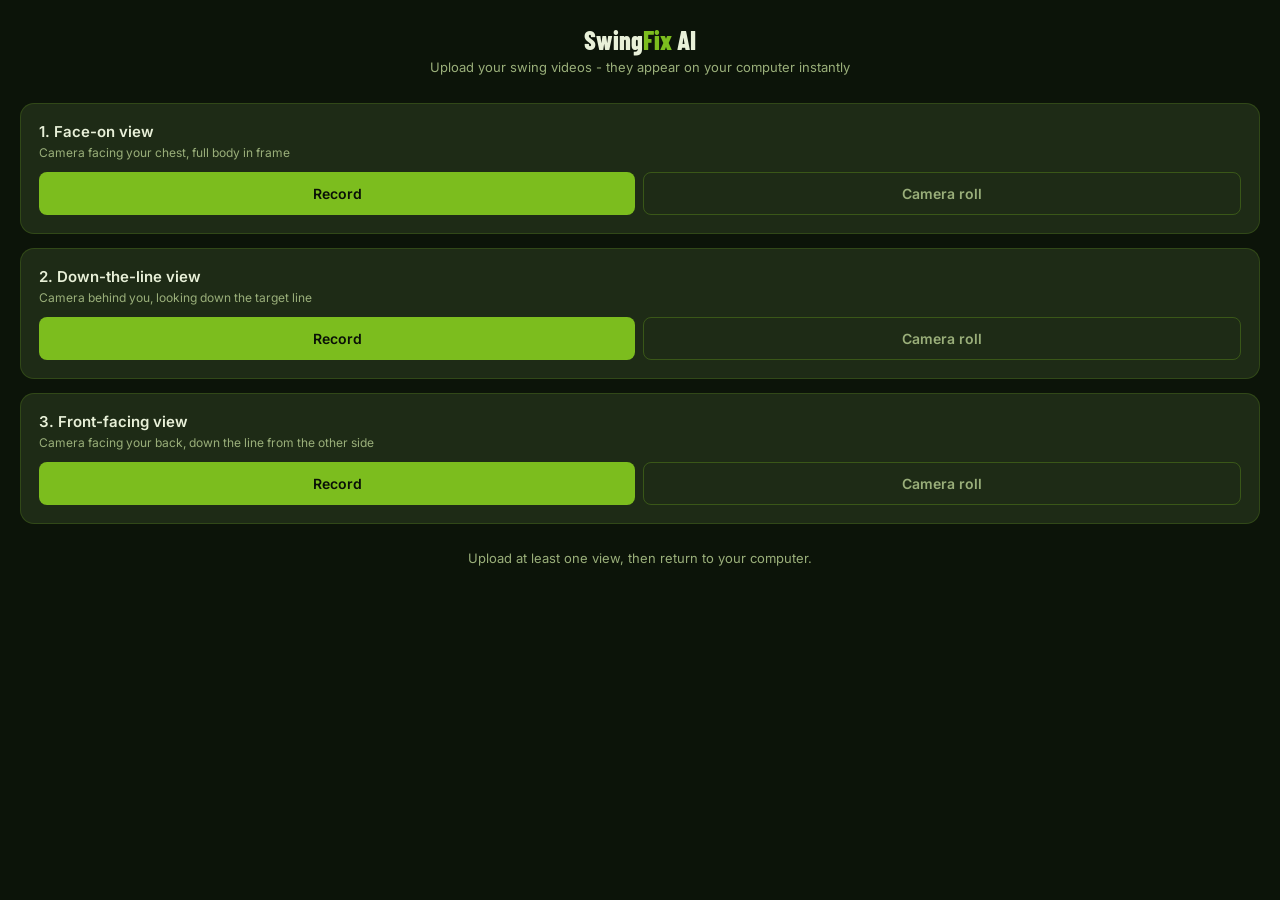
<file: frontend/mobile.html>
<!DOCTYPE html>
<html lang="en">
<head>
<meta charset="UTF-8">
<meta name="viewport" content="width=device-width, initial-scale=1.0">
<title>SwingFix AI - Upload from Phone</title>
<link href="https://fonts.googleapis.com/css2?family=Barlow+Condensed:wght@700;800&family=Inter:wght@400;500;600&display=swap" rel="stylesheet">
<style>
  * { box-sizing: border-box; margin: 0; padding: 0; }
  body {
    background: #0C1409; color: #e8f0d8;
    font-family: 'Inter', sans-serif;
    min-height: 100vh; padding: 24px 20px;
  }
  .logo { font-family: 'Barlow Condensed', sans-serif; font-size: 26px; font-weight: 800; text-align: center; margin-bottom: 4px; }
  .logo span { color: #7CBD1E; }
  .sub { text-align: center; font-size: 13px; color: #9aaf7a; margin-bottom: 28px; }
  .slot {
    background: #1e2b16; border: 1px solid rgba(124,189,30,0.2);
    border-radius: 14px; padding: 18px; margin-bottom: 14px;
    position: relative;
  }
  .slot.done { border-color: #7CBD1E; }
  .slot-title { font-size: 15px; font-weight: 600; margin-bottom: 4px; }
  .slot-desc { font-size: 12px; color: #9aaf7a; margin-bottom: 12px; }
  .slot-btns { display: flex; gap: 8px; }
  .btn {
    flex: 1; padding: 12px; border-radius: 8px; border: none;
    font-size: 14px; font-weight: 600; cursor: pointer;
    font-family: 'Inter', sans-serif;
  }
  .btn-record { background: #7CBD1E; color: #0a1007; }
  .btn-pick { background: transparent; color: #9aaf7a; border: 1px solid rgba(124,189,30,0.3); }
  .check { position: absolute; top: 14px; right: 16px; color: #7CBD1E; font-size: 20px; display: none; }
  .slot.done .check { display: block; }
  .progress {
    height: 4px; background: #243318; border-radius: 2px;
    margin-top: 10px; overflow: hidden; display: none;
  }
  .progress-fill { height: 100%; background: #7CBD1E; width: 0%; transition: width 0.3s; }
  .status { text-align: center; font-size: 13px; color: #9aaf7a; margin-top: 24px; line-height: 1.6; }
  .done-msg {
    display: none; text-align: center; margin-top: 24px;
    background: rgba(124,189,30,0.1); border: 1px solid #7CBD1E;
    border-radius: 12px; padding: 20px; font-size: 14px; line-height: 1.6;
  }
</style>
</head>
<body>

<div class="logo">Swing<span>Fix</span> AI</div>
<div class="sub">Upload your swing videos - they appear on your computer instantly</div>

<div class="slot" id="slot-faceon">
  <span class="check">&#10003;</span>
  <div class="slot-title">1. Face-on view</div>
  <div class="slot-desc">Camera facing your chest, full body in frame</div>
  <div class="slot-btns">
    <button class="btn btn-record" onclick="pick('faceon', true)">Record</button>
    <button class="btn btn-pick" onclick="pick('faceon', false)">Camera roll</button>
  </div>
  <div class="progress" id="prog-faceon"><div class="progress-fill" id="fill-faceon"></div></div>
</div>

<div class="slot" id="slot-dtl">
  <span class="check">&#10003;</span>
  <div class="slot-title">2. Down-the-line view</div>
  <div class="slot-desc">Camera behind you, looking down the target line</div>
  <div class="slot-btns">
    <button class="btn btn-record" onclick="pick('dtl', true)">Record</button>
    <button class="btn btn-pick" onclick="pick('dtl', false)">Camera roll</button>
  </div>
  <div class="progress" id="prog-dtl"><div class="progress-fill" id="fill-dtl"></div></div>
</div>

<div class="slot" id="slot-front">
  <span class="check">&#10003;</span>
  <div class="slot-title">3. Front-facing view</div>
  <div class="slot-desc">Camera facing your back, down the line from the other side</div>
  <div class="slot-btns">
    <button class="btn btn-record" onclick="pick('front', true)">Record</button>
    <button class="btn btn-pick" onclick="pick('front', false)">Camera roll</button>
  </div>
  <div class="progress" id="prog-front"><div class="progress-fill" id="fill-front"></div></div>
</div>

<div class="status" id="status">Upload at least one view, then return to your computer.</div>
<div class="done-msg" id="doneMsg">
  <strong>All videos uploaded!</strong><br>
  Return to your computer - your videos are ready to analyze.
</div>

<input type="file" id="picker" accept="video/*" style="display:none">

<script>
var SESSION_ID = window.location.pathname.split('/').pop();
var uploaded = { faceon: false, dtl: false, front: false };
var currentSlot = null;

function pick(slot, useCamera) {
  currentSlot = slot;
  var input = document.getElementById('picker');
  input.value = '';
  if (useCamera) input.setAttribute('capture', 'environment');
  else input.removeAttribute('capture');
  input.click();
}

document.getElementById('picker').addEventListener('change', function() {
  var file = this.files[0];
  if (!file || !currentSlot) return;
  uploadFile(currentSlot, file);
});

function uploadFile(slot, file) {
  var prog = document.getElementById('prog-' + slot);
  var fill = document.getElementById('fill-' + slot);
  prog.style.display = 'block';

  var formData = new FormData();
  formData.append('slot', slot);
  formData.append('file', file, file.name);

  var xhr = new XMLHttpRequest();
  xhr.open('POST', '/api/session/' + SESSION_ID + '/upload');
  xhr.upload.onprogress = function(e) {
    if (e.lengthComputable) fill.style.width = (e.loaded / e.total * 100) + '%';
  };
  xhr.onload = function() {
    if (xhr.status === 200) {
      uploaded[slot] = true;
      document.getElementById('slot-' + slot).classList.add('done');
      prog.style.display = 'none';
      updateStatus();
    } else {
      document.getElementById('status').textContent = 'Upload failed - try again.';
      prog.style.display = 'none';
    }
  };
  xhr.onerror = function() {
    document.getElementById('status').textContent = 'Upload failed - check your WiFi connection.';
    prog.style.display = 'none';
  };
  xhr.send(formData);
}

function updateStatus() {
  var count = Object.values(uploaded).filter(Boolean).length;
  if (count === 3) {
    document.getElementById('status').style.display = 'none';
    document.getElementById('doneMsg').style.display = 'block';
  } else {
    document.getElementById('status').textContent =
      count + ' of 3 uploaded. Your computer sees them instantly - upload more or return to your desktop.';
  }
}
</script>
</body>
</html>
</file>
